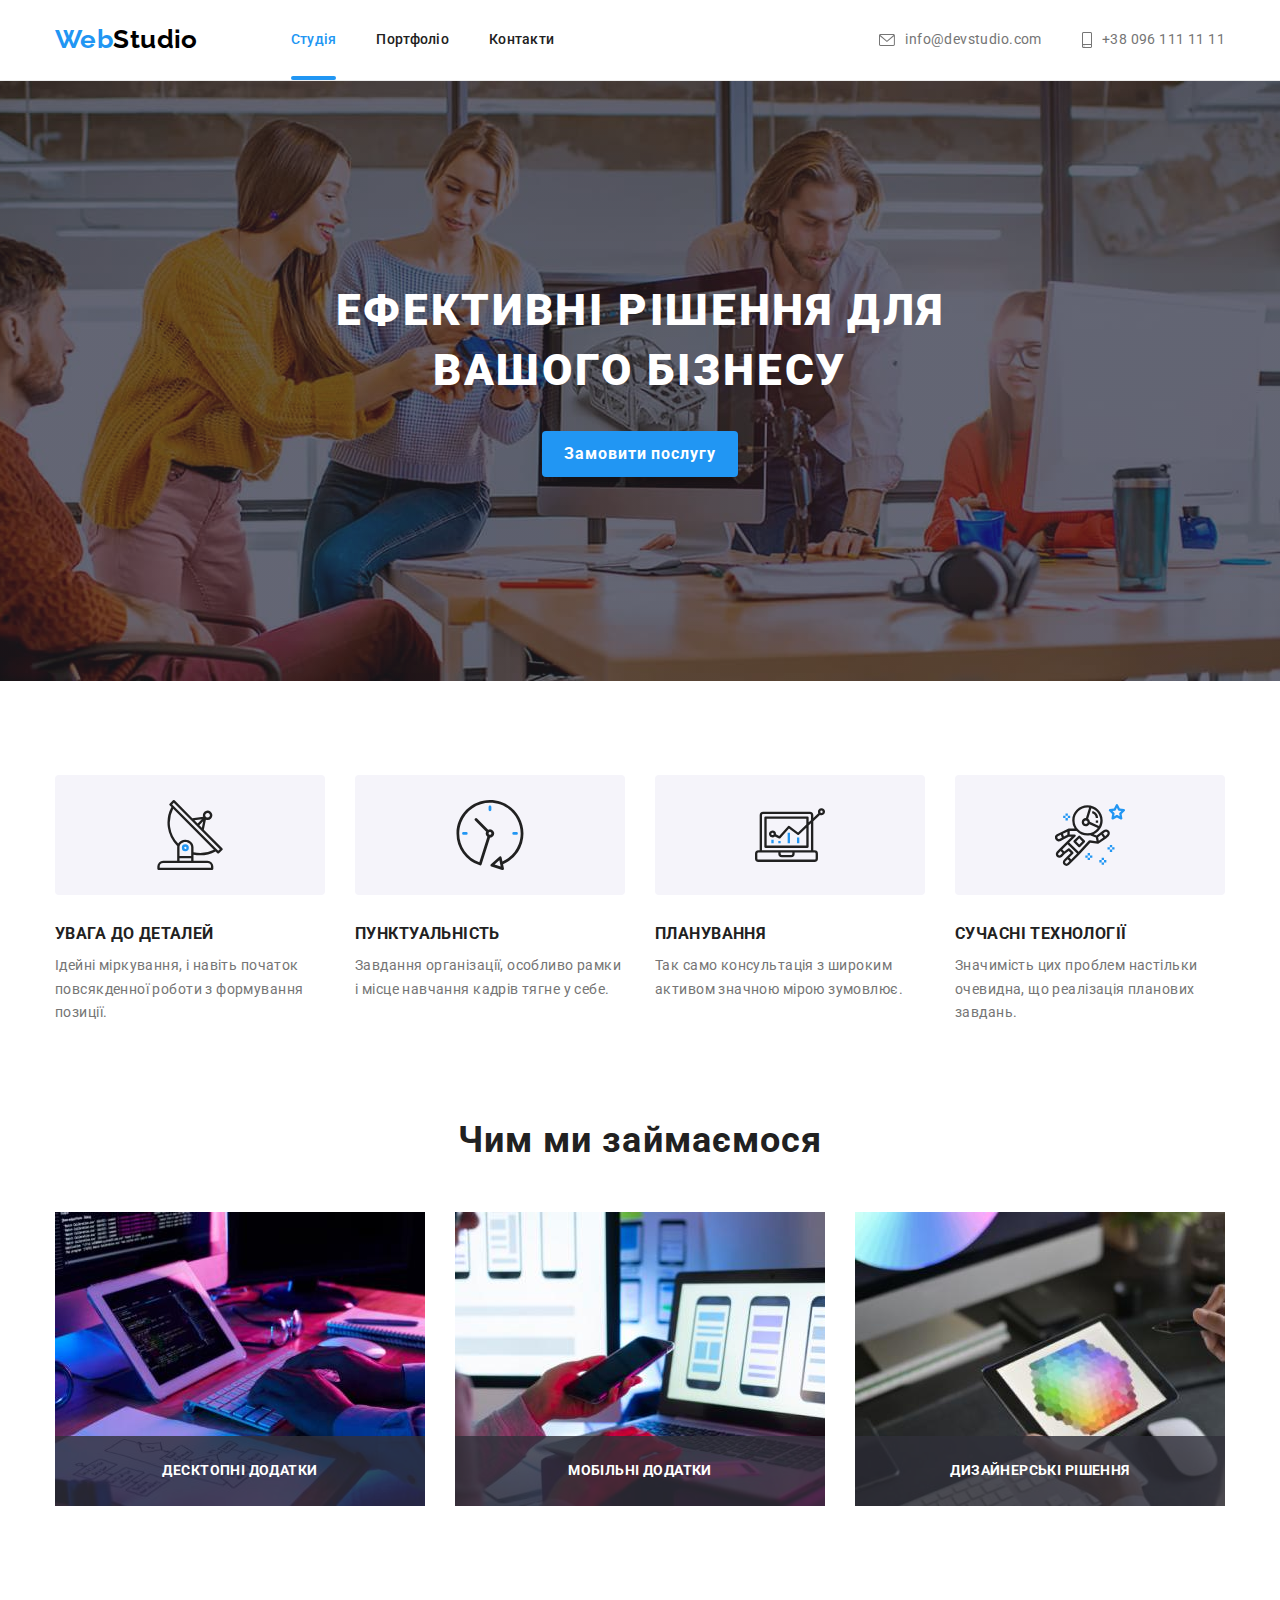
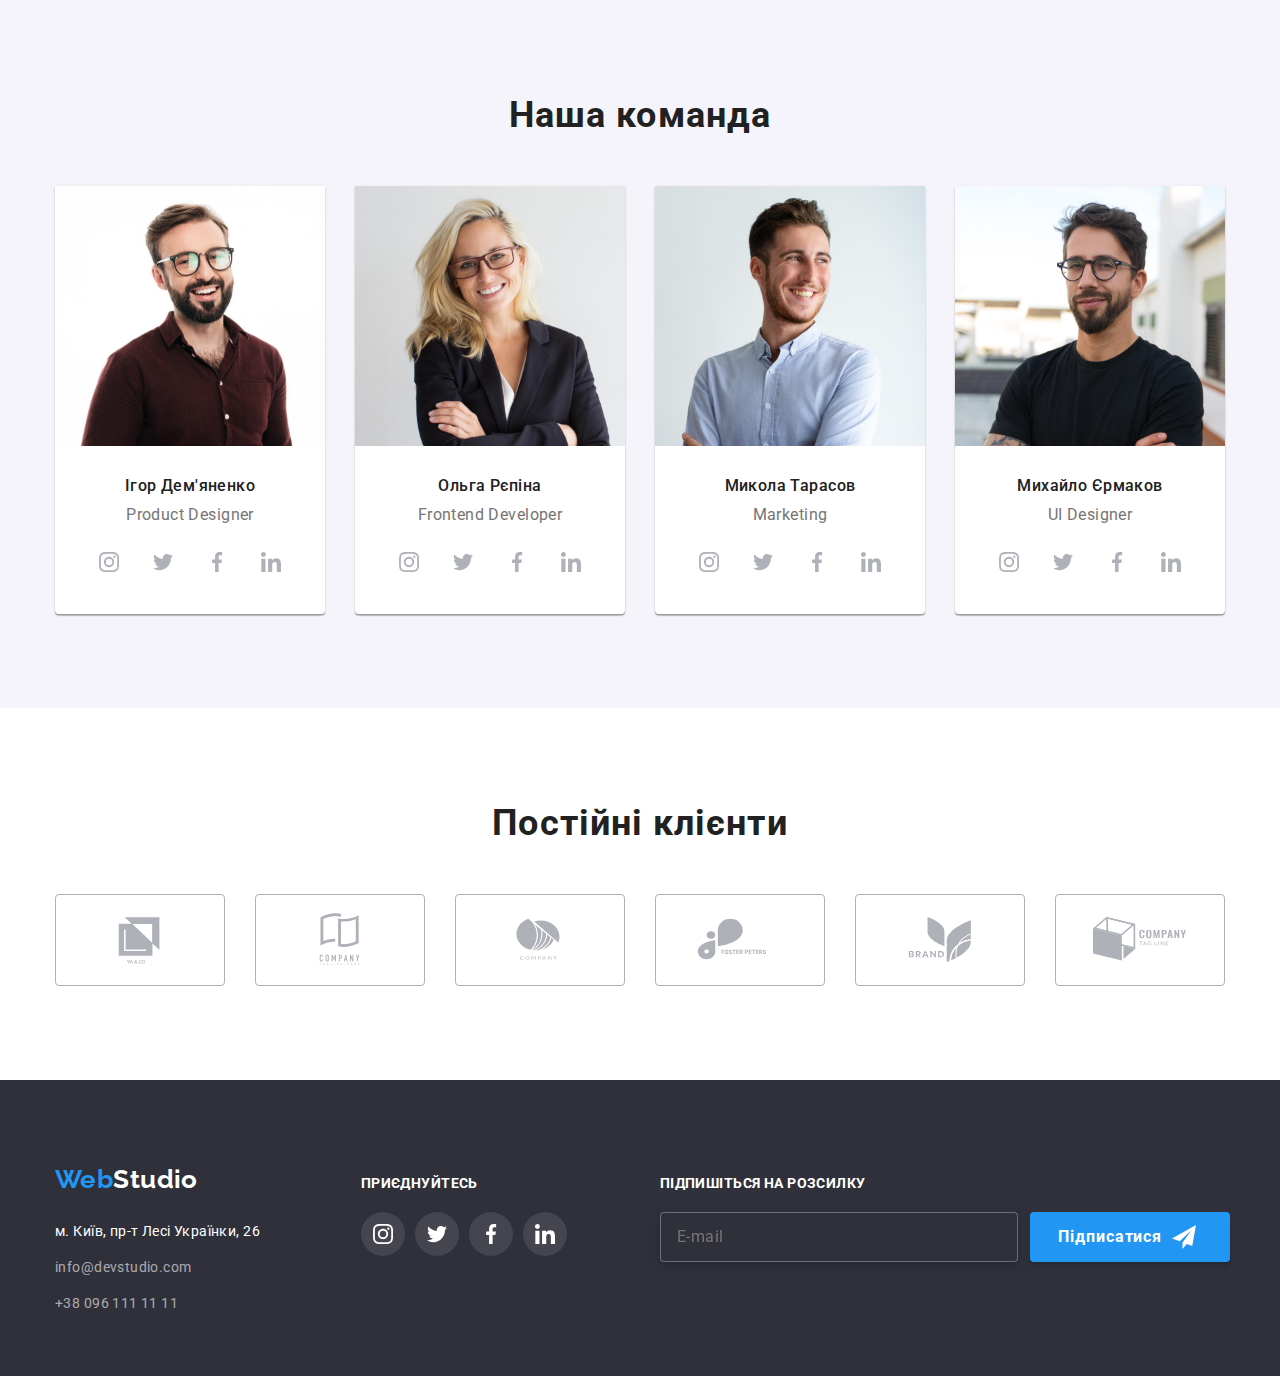
<file: index.html>
<!DOCTYPE html>
<html lang="uk">
  <head>
    <meta charset="UTF-8" />
    <meta http-equiv="X-UA-Compatible" content="IE=edge" />
    <meta name="viewport" content="width=device-width, initial-scale=1.0" />
    <title>WebStudio - Main Page</title>
    <link rel="preconnect" href="https://fonts.googleapis.com" />
    <link rel="preconnect" href="https://fonts.gstatic.com" crossorigin />
    <link
      href="https://fonts.googleapis.com/css2?family=Raleway:wght@700&family=Roboto:wght@400;500;700;900&display=swap"
      rel="stylesheet"
    />
    <link
      rel="stylesheet"
      href="https://cdnjs.cloudflare.com/ajax/libs/modern-normalize/1.1.0/modern-normalize.min.css"
    />
    <!-- <link rel="stylesheet" href="./css/styles.css" /> -->
    <link rel="stylesheet" href="css/main.min.css" />
  </head>
  <body>
    <header class="header">
      <div class="container main-menu">
        <nav class="navigation">
          <a href="./index.html" class="main-logo link"
            ><span class="main-logo--blue">Web</span
            ><span class="main-logo--black">Studio</span></a
          >
          <ul class="navigation__list list">
            <li class="navigation__item">
              <a
                href="./index.html"
                class="navigation__link navigation__link--current link"
                >Студія</a
              >
            </li>
            <li class="navigation__item">
              <a class="navigation__link link" href="./portfolio.html"
                >Портфоліо</a
              >
            </li>
            <li class="navigation__item">
              <a href="#" class="navigation__link link">Контакти</a>
            </li>
          </ul>
        </nav>
        <ul class="contact-us list">
          <li class="contact-us__item">
            <a href="mailto:info@devstudio.com" class="link contact-us__link"
              ><svg width="16" height="12" class="contact-us__icon">
                <use href="./images/sprite.svg#icon-envelope"></use>
              </svg>
              info@devstudio.com</a
            >
          </li>
          <li class="contact-us__item">
            <a href="tel:+380961111111" class="link contact-us__link">
              <svg width="10" height="16" class="contact-us__icon">
                <use href="./images/sprite.svg#icon-smartphone"></use>
              </svg>
              +38 096 111 11 11</a
            >
          </li>
        </ul>
      </div>
    </header>
    <main>
      <section class="hero">
        <div class="overlay">
          <div class="container">
            <h1 class="hero__title">Ефективні рішення для вашого бізнесу</h1>
            <button type="button" class="hero__button" data-modal-open="">
              Замовити послугу
            </button>
          </div>
        </div>
      </section>

      <section class="advantages section">
        <div class="container">
          <ul class="advantages__list list">
            <li class="advantages__item">
              <div class="advantages__thumb">
                <svg width="70" height="70" class="advantages__icon">
                  <use href="./images/sprite.svg#icon-antenna"></use>
                </svg>
              </div>
              <h3 class="advantages__title">УВАГА ДО ДЕТАЛЕЙ</h3>
              <p>
                Ідейні міркування, і навіть початок повсякденної роботи з
                формування позиції.
              </p>
            </li>
            <li class="advantages__item">
              <div class="advantages__thumb">
                <svg width="70" height="70" class="advantages__icon">
                  <use href="./images/sprite.svg#icon-clock"></use>
                </svg>
              </div>
              <h3 class="advantages__title">ПУНКТУАЛЬНІСТЬ</h3>
              <p>
                Завдання організації, особливо рамки і місце навчання кадрів
                тягне у себе.
              </p>
            </li>
            <li class="advantages__item">
              <div class="advantages__thumb">
                <svg width="70" height="70" class="advantages__icon">
                  <use href="./images/sprite.svg#icon-diagram"></use>
                </svg>
              </div>
              <h3 class="advantages__title">ПЛАНУВАННЯ</h3>
              <p>
                Так само консультація з широким активом значною мірою зумовлює.
              </p>
            </li>
            <li class="advantages__item">
              <div class="advantages__thumb">
                <svg width="70" height="70" class="advantages__icon">
                  <use href="./images/sprite.svg#icon-astronaut"></use>
                </svg>
              </div>
              <h3 class="advantages__title">СУЧАСНІ ТЕХНОЛОГІЇ</h3>
              <p>
                Значимість цих проблем настільки очевидна, що реалізація
                планових завдань.
              </p>
            </li>
          </ul>
        </div>
      </section>

      <section class="what-we-do section no-top-padding">
        <div class="container">
          <h2 class="section__title">Чим ми займаємося</h2>
          <ul class="what-we-do__list list">
            <li class="what-we-do__item">
              <img src="./images/img_1.jpg" alt="Комьютер" width="370" />
              <p class="what-we-do__description">Десктопні додатки</p>
            </li>
            <li class="what-we-do__item">
              <img src="./images/img_2.jpg" alt="Телефон" width="370" />
              <p class="what-we-do__description">Мобільні додатки</p>
            </li>
            <li class="what-we-do__item">
              <img src="./images/img_3.jpg" alt="Планшет" width="370" />
              <p class="what-we-do__description">Дизайнерські рішення</p>
            </li>
          </ul>
        </div>
      </section>

      <section class="our-team section">
        <div class="container">
          <h2 class="section__title">Наша команда</h2>
          <ul class="our-team__members list">
            <li class="our-team__item">
              <img
                src="./images/person1.jpg"
                alt="Член команди Ігор Дем'яненко"
                width="270"
              />
              <div class="our-team__info">
                <h3 class="our-team__name">Ігор Дем'яненко</h3>
                <p class="our-team__role">Product Designer</p>
                <ul class="social-media list">
                  <li class="social-media__item">
                    <a href="#" class="social-media__link">
                      <svg width="20" height="20" class="social-media__icon">
                        <use href="./images/sprite.svg#icon-instagram"></use>
                      </svg>
                    </a>
                  </li>
                  <li class="social-media__item">
                    <a href="#" class="social-media__link">
                      <svg width="20" height="20" class="social-media__icon">
                        <use href="./images/sprite.svg#icon-twitter"></use>
                      </svg>
                    </a>
                  </li>
                  <li class="social-media__item">
                    <a href="#" class="social-media__link">
                      <svg width="20" height="20" class="social-media__icon">
                        <use href="./images/sprite.svg#icon-facebook"></use>
                      </svg>
                    </a>
                  </li>
                  <li class="social-media__item">
                    <a href="#" class="social-media__link">
                      <svg width="20" height="20" class="social-media__icon">
                        <use href="./images/sprite.svg#icon-linkedin"></use>
                      </svg>
                    </a>
                  </li>
                </ul>
              </div>
            </li>
            <li class="our-team__item">
              <img
                src="./images/person2.jpg"
                alt="Член команди Ольга Рєпіна"
                width="270"
              />
              <div class="our-team__info">
                <h3 class="our-team__name">Ольга Рєпіна</h3>
                <p class="our-team__role">Frontend Developer</p>
                <ul class="social-media list">
                  <li class="social-media__item">
                    <a href="#" class="social-media__link">
                      <svg width="20" height="20" class="social-media__icon">
                        <use href="./images/sprite.svg#icon-instagram"></use>
                      </svg>
                    </a>
                  </li>
                  <li class="social-media__item">
                    <a href="#" class="social-media__link">
                      <svg width="20" height="20" class="social-media__icon">
                        <use href="./images/sprite.svg#icon-twitter"></use>
                      </svg>
                    </a>
                  </li>
                  <li class="social-media__item">
                    <a href="#" class="social-media__link">
                      <svg width="20" height="20" class="social-media__icon">
                        <use href="./images/sprite.svg#icon-facebook"></use>
                      </svg>
                    </a>
                  </li>
                  <li class="social-media__item">
                    <a href="#" class="social-media__link">
                      <svg width="20" height="20" class="social-media__icon">
                        <use href="./images/sprite.svg#icon-linkedin"></use>
                      </svg>
                    </a>
                  </li>
                </ul>
              </div>
            </li>
            <li class="our-team__item">
              <img
                src="./images/person3.jpg"
                alt="Член команди Микола Тарасов"
                width="270"
              />
              <div class="our-team__info">
                <h3 class="our-team__name">Микола Тарасов</h3>
                <p class="our-team__role">Marketing</p>
                <ul class="social-media list">
                  <li class="social-media__item">
                    <a href="#" class="social-media__link">
                      <svg width="20" height="20" class="social-media__icon">
                        <use href="./images/sprite.svg#icon-instagram"></use>
                      </svg>
                    </a>
                  </li>
                  <li class="social-media__item">
                    <a href="#" class="social-media__link">
                      <svg width="20" height="20" class="social-media__icon">
                        <use href="./images/sprite.svg#icon-twitter"></use>
                      </svg>
                    </a>
                  </li>
                  <li class="social-media__item">
                    <a href="#" class="social-media__link">
                      <svg width="20" height="20" class="social-media__icon">
                        <use href="./images/sprite.svg#icon-facebook"></use>
                      </svg>
                    </a>
                  </li>
                  <li class="social-media__item">
                    <a href="#" class="social-media__link">
                      <svg width="20" height="20" class="social-media__icon">
                        <use href="./images/sprite.svg#icon-linkedin"></use>
                      </svg>
                    </a>
                  </li>
                </ul>
              </div>
            </li>
            <li class="our-team__item">
              <img
                src="./images/person4.jpg"
                alt="Член команди Михайло Єрмаков"
                width="270"
              />
              <div class="our-team__info">
                <h3 class="our-team__name">Михайло Єрмаков</h3>
                <p class="our-team__role">UI Designer</p>
                <ul class="social-media list">
                  <li class="social-media__item">
                    <a href="#" class="social-media__link">
                      <svg width="20" height="20" class="social-media__icon">
                        <use href="./images/sprite.svg#icon-instagram"></use>
                      </svg>
                    </a>
                  </li>
                  <li class="social-media__item">
                    <a href="#" class="social-media__link">
                      <svg width="20" height="20" class="social-media__icon">
                        <use href="./images/sprite.svg#icon-twitter"></use>
                      </svg>
                    </a>
                  </li>
                  <li class="social-media__item">
                    <a href="#" class="social-media__link">
                      <svg width="20" height="20" class="social-media__icon">
                        <use href="./images/sprite.svg#icon-facebook"></use>
                      </svg>
                    </a>
                  </li>
                  <li class="social-media__item">
                    <a href="#" class="social-media__link">
                      <svg width="20" height="20" class="social-media__icon">
                        <use href="./images/sprite.svg#icon-linkedin"></use>
                      </svg>
                    </a>
                  </li>
                </ul>
              </div>
            </li>
          </ul>
        </div>
      </section>

      <section class="section clients">
        <div class="container">
          <h2 class="section__title">Постійні клієнти</h2>
          <ul class="list clients__list">
            <li class="clients__item">
              <a href="#" class="clients__link">
                <svg width="106" height="60">
                  <use href="./images/sprite.svg#icon-client1"></use>
                </svg>
              </a>
            </li>
            <li class="clients__item">
              <a href="#" class="clients__link">
                <svg width="106" height="60">
                  <use href="./images/sprite.svg#icon-client2"></use>
                </svg>
              </a>
            </li>
            <li class="clients__item">
              <a href="#" class="clients__link">
                <svg width="106" height="60">
                  <use href="./images/sprite.svg#icon-client3"></use>
                </svg>
              </a>
            </li>
            <li class="clients__item">
              <a href="#" class="clients__link">
                <svg width="106" height="60">
                  <use href="./images/sprite.svg#icon-client4"></use>
                </svg>
              </a>
            </li>
            <li class="clients__item">
              <a href="#" class="clients__link">
                <svg width="106" height="60">
                  <use href="./images/sprite.svg#icon-client5"></use>
                </svg>
              </a>
            </li>
            <li class="clients__item">
              <a href="#" class="clients__link">
                <svg width="106" height="60">
                  <use href="./images/sprite.svg#icon-client6"></use>
                </svg>
              </a>
            </li>
          </ul>
        </div>
      </section>
    </main>
    <footer class="footer">
      <div class="container footer__flex">
        <div class="footer__address-thumb">
          <a href="./index.html" class="main-logo main-logo__footer link"
            ><span class="main-logo--blue">Web</span
            ><span class="main-logo--white">Studio</span></a
          >
          <address class="address">
            <ul class="address__list list">
              <li class="address__item">
                <a
                  class="address__link address__link--white link"
                  href="https://goo.gl/maps/bYB9UnZRX9ZfqLbC6"
                  >м. Київ, пр-т Лесі Українки, 26</a
                >
              </li>
              <li class="address__item">
                <a
                  class="address__link address__link--opacity link"
                  href="mailto:info@devstudio.com"
                  >info@devstudio.com</a
                >
              </li>
              <li class="address__item">
                <a
                  class="address__link address__link--opacity link"
                  href="tel:+380961111111"
                  >+38 096 111 11 11</a
                >
              </li>
            </ul>
          </address>
        </div>
        <div class="social-networks">
          <p class="social-networks__text">Приєднуйтесь</p>
          <ul class="social-networks__list list">
            <li class="social-networks__item">
              <a href="#" class="social-networks__link">
                <svg width="20" height="20" class="social-networks__icon">
                  <use href="./images/sprite.svg#icon-instagram"></use>
                </svg>
              </a>
            </li>
            <li class="social-networks__item">
              <a href="#" class="social-networks__link">
                <svg width="20" height="20" class="social-networks__icon">
                  <use href="./images/sprite.svg#icon-twitter"></use>
                </svg>
              </a>
            </li>
            <li class="social-networks__item">
              <a href="#" class="social-networks__link">
                <svg width="20" height="20" class="social-networks__icon">
                  <use href="./images/sprite.svg#icon-facebook"></use>
                </svg>
              </a>
            </li>
            <li class="social-networks__item">
              <a href="#" class="social-networks__link">
                <svg width="20" height="20" class="social-networks__icon">
                  <use href="./images/sprite.svg#icon-linkedin"></use>
                </svg>
              </a>
            </li>
          </ul>
        </div>
        <div class="subscribe">
          <p class="subscribe__text">Підпишіться на розсилку</p>
          <form method="post" class="subscribe__form">
            <input
              type="email"
              class="subscribe__email-input"
              name="email"
              placeholder="E-mail"
            />
            <button type="submit" class="btn">
              <span class="btn__text"> Підписатися</span>
              <svg width="24" height="24" class="btn__icon">
                <use href="./images/sprite.svg#icon-send"></use>
              </svg>
            </button>
          </form>
        </div>
      </div>
    </footer>
    <!--MODAL-WINDOW-->
    <div class="backdrop is-hidden" data-modal="">
      <div class="modal">
        <button type="button" class="modal__close-button" data-modal-close="">
          <svg width="18" height="18" class="modal__close-icon">
            <use href="./images/sprite.svg#icon-close-black"></use>
          </svg>
        </button>
        <form class="lead-form">
          <p class="lead-form__title">Залиште свої дані, ми вам передзвонимо</p>
          <div class="lead-form__field">
            <label for="name" class="lead-form__label">Ім'я</label>
            <div class="wrapper">
              <input
                type="text"
                class="lead-form__input"
                name="name"
                id="name"
              />
              <svg width="18" height="18" class="lead-form__icon">
                <use href="./images/sprite.svg#icon-person-black"></use>
              </svg>
            </div>
          </div>
          <div class="lead-form__field">
            <label for="tel" class="lead-form__label">Телефон</label>
            <div class="wrapper">
              <input type="tel" class="lead-form__input" name="tel" id="tel" />
              <svg width="18" height="18" class="lead-form__icon">
                <use href="./images/sprite.svg#icon-phone-black"></use>
              </svg>
            </div>
          </div>
          <div class="lead-form__field">
            <label for="email" class="lead-form__label">Пошта</label>
            <div class="wrapper">
              <input
                type="email"
                class="lead-form__input"
                name="email"
                id="email"
              />
              <svg width="18" height="18" class="lead-form__icon">
                <use href="./images/sprite.svg#icon-email-black"></use>
              </svg>
            </div>
          </div>
          <div class="lead-form__field--comment">
            <label for="comment" class="lead-form__label">Коментар</label>
            <textarea
              class="lead-form__input--comment"
              name="comment"
              id="comment"
              placeholder="Введіть текст"
            ></textarea>
          </div>
          <label for="terms" class="lead-form__terms">
            <input
              type="checkbox"
              class="lead-form__checkbox"
              name="terms"
              id="terms"
            />
            <span class="custom-check">
              <svg width="16" height="15" class="custom-check__icon">
                <use href="./images/sprite.svg#icon-check"></use>
              </svg>
            </span>
            <span class="agreement">
              Погоджуюся з розсилкою та приймаю
              <a href="#" class="agreement__link">Умови договору</a>
            </span>
          </label>

          <div class="lead-form__submit">
            <button type="submit" class="lead-form__button">Відправити</button>
          </div>
        </form>
      </div>
    </div>
    <script src="./js/modal.js"></script>
  </body>
</html>
</file>
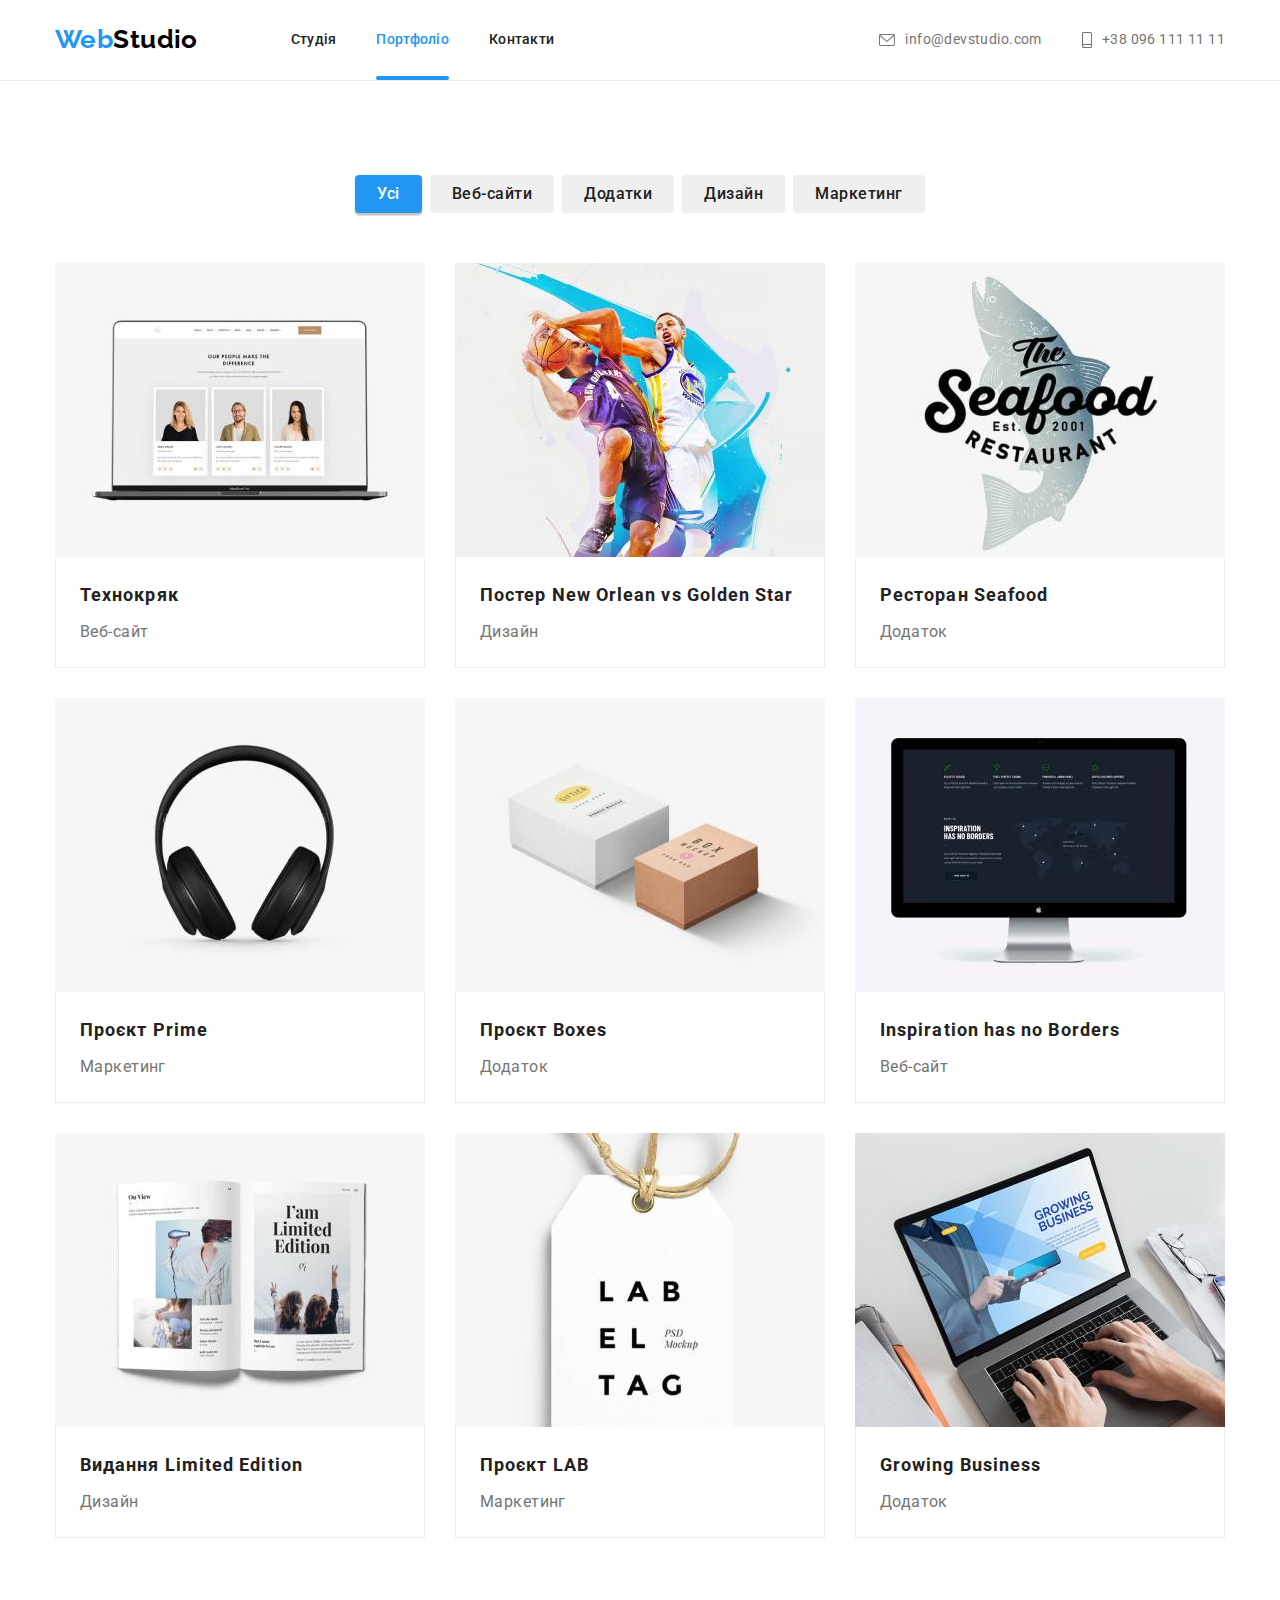
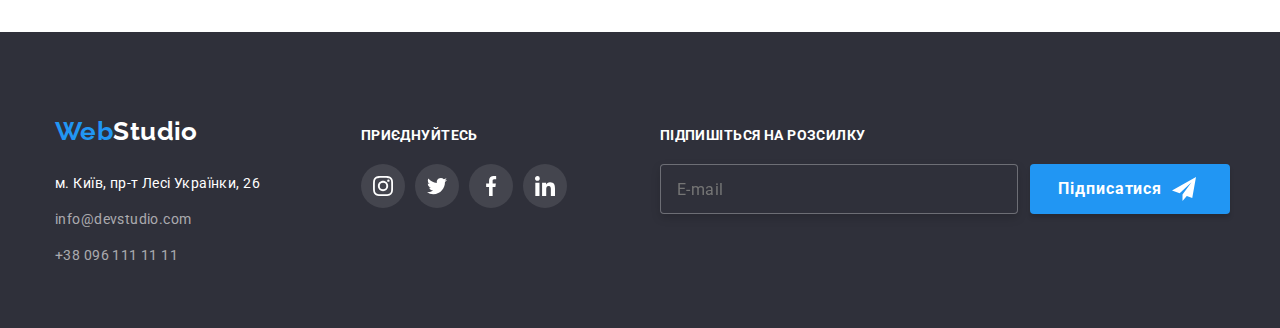
<file: portfolio.html>
<!DOCTYPE html>
<html lang="uk">
  <head>
    <meta charset="UTF-8" />
    <meta http-equiv="X-UA-Compatible" content="IE=edge" />
    <meta name="viewport" content="width=device-width, initial-scale=1.0" />
    <title>WebStudio - Portfolio</title>
    <link rel="preconnect" href="https://fonts.googleapis.com" />
    <link rel="preconnect" href="https://fonts.gstatic.com" crossorigin />
    <link
      href="https://fonts.googleapis.com/css2?family=Raleway:wght@700&family=Roboto:wght@400;500;700;900&display=swap"
      rel="stylesheet"
    />
    <link
      rel="stylesheet"
      href="https://cdnjs.cloudflare.com/ajax/libs/modern-normalize/1.1.0/modern-normalize.min.css"
    />
    <!-- <link rel="stylesheet" href="./css/styles.css" /> -->
    <link rel="stylesheet" href="./css/main.min.css" />
  </head>
  <body>
    <header class="header">
      <div class="container main-menu">
        <nav class="navigation">
          <a href="./index.html" class="main-logo link"
            ><span class="main-logo--blue">Web</span
            ><span class="main-logo--black">Studio</span></a
          >
          <ul class="navigation__list list">
            <li class="navigation__item">
              <a href="./index.html" class="navigation__link link">Студія</a>
            </li>
            <li class="navigation__item">
              <a
                class="navigation__link navigation__link--current link"
                href="./portfolio.html"
                >Портфоліо</a
              >
            </li>
            <li class="navigation__item">
              <a href="#" class="navigation__link link">Контакти</a>
            </li>
          </ul>
        </nav>
        <ul class="contact-us list">
          <li class="contact-us__item">
            <a href="mailto:info@devstudio.com" class="link contact-us__link"
              ><svg width="16" height="12" class="contact-us__icon">
                <use href="./images/sprite.svg#icon-envelope"></use>
              </svg>
              info@devstudio.com</a
            >
          </li>
          <li class="contact-us__item">
            <a href="tel:+380961111111" class="link contact-us__link">
              <svg width="10" height="16" class="contact-us__icon">
                <use href="./images/sprite.svg#icon-smartphone"></use>
              </svg>
              +38 096 111 11 11</a
            >
          </li>
        </ul>
      </div>
    </header>
    <main>
      <!-- main page-->
      <section class="our-works section">
        <div class="container">
          <h1 class="our-works__title hidden">Портфоліо</h1>
          <ul class="filters list">
            <li class="filters__item">
              <button
                class="filters__filter filters__filter--accent"
                type="button"
              >
                Усі
              </button>
            </li>
            <li class="filters__item">
              <button class="filters__filter" type="button">Веб-сайти</button>
            </li>
            <li class="filters__item">
              <button class="filters__filter" type="button">Додатки</button>
            </li>
            <li class="filters__item">
              <button class="filters__filter" type="button">Дизайн</button>
            </li>
            <li class="filters__item">
              <button class="filters__filter" type="button">Маркетинг</button>
            </li>
          </ul>

          <ul class="portfolio list">
            <li class="portfolio__item">
              <a href="#" class="portfolio__link link">
                <div class="portfolio__thumb">
                  <img
                    src="./images/portfolio_pic_1.jpg"
                    alt="Приклад роботи 1"
                    width="370"
                  />
                  <div class="portfolio__overlay">
                    <p class="portfolio__description">
                      Ресурс пропонує комплексні пропозиції з різним рівнем
                      функціоналу та сервісів. Все це дозволить відвідувачу
                      отримати вичерпні відомості про компанію чи приватну
                      особу.
                    </p>
                  </div>
                </div>
                <div class="portfolio__client-desc">
                  <h2 class="portfolio__company">Технокряк</h2>
                  <p class="portfolio__field">Веб-сайт</p>
                </div>
              </a>
            </li>
            <li class="portfolio__item">
              <a href="#" class="portfolio__link link">
                <div class="portfolio__thumb">
                  <img
                    src="./images/portfolio_pic_2.jpg"
                    alt="Приклад роботи 2"
                    width="370"
                  />
                  <div class="portfolio__overlay">
                    <p class="portfolio__description">
                      Ресурс пропонує комплексні пропозиції з різним рівнем
                      функціоналу та сервісів. Все це дозволить відвідувачу
                      отримати вичерпні відомості про компанію чи приватну
                      особу.
                    </p>
                  </div>
                </div>
                <div class="portfolio__client-desc">
                  <h2 class="portfolio__company">Постер New Orlean vs Golden Star</h2>
                  <p class="portfolio__field">Дизайн</p>
                </div>
              </a>
            </li>
            <li class="portfolio__item">
              <a href="#" class="portfolio__link link">
                <div class="portfolio__thumb">
                  <img
                    src="./images/portfolio_pic_3.jpg"
                    alt="Приклад роботи 3"
                    width="370"
                  />
                  <div class="portfolio__overlay">
                    <p class="portfolio__description">
                      Ресурс пропонує комплексні пропозиції з різним рівнем
                      функціоналу та сервісів. Все це дозволить відвідувачу
                      отримати вичерпні відомості про компанію чи приватну
                      особу.
                    </p>
                  </div>
                </div>
                <div class="portfolio__client-desc">
                  <h2 class="portfolio__company">Ресторан Seafood</h2>
                  <p class="portfolio__field">Додаток</p>
                </div>
              </a>
            </li>
            <li class="portfolio__item">
              <a href="#" class="portfolio__link link">
                <div class="portfolio__thumb">
                  <img
                    src="./images/portfolio_pic_4.jpg"
                    alt="Приклад роботи 4"
                    width="370"
                  />
                  <div class="portfolio__overlay">
                    <p class="portfolio__description">
                      Ресурс пропонує комплексні пропозиції з різним рівнем
                      функціоналу та сервісів. Все це дозволить відвідувачу
                      отримати вичерпні відомості про компанію чи приватну
                      особу.
                    </p>
                  </div>
                </div>
                <div class="portfolio__client-desc">
                  <h2 class="portfolio__company">Проєкт Prime</h2>
                  <p class="portfolio__field">Маркетинг</p>
                </div>
              </a>
            </li>
            <li class="portfolio__item">
              <a href="#" class="portfolio__link link">
                <div class="portfolio__thumb">
                  <img
                    src="./images/portfolio_pic_5.jpg"
                    alt="Приклад роботи 5"
                    width="370"
                  />
                  <div class="portfolio__overlay">
                    <p class="portfolio__description">
                      Ресурс пропонує комплексні пропозиції з різним рівнем
                      функціоналу та сервісів. Все це дозволить відвідувачу
                      отримати вичерпні відомості про компанію чи приватну
                      особу.
                    </p>
                  </div>
                </div>
                <div class="portfolio__client-desc">
                  <h2 class="portfolio__company">Проєкт Boxes</h2>
                  <p class="portfolio__field">Додаток</p>
                </div>
              </a>
            </li>
            <li class="portfolio__item">
              <a href="#" class="portfolio__link link">
                <div class="portfolio__thumb">
                  <img
                    src="./images/portfolio_pic_6.jpg"
                    alt="Приклад роботи 6"
                    width="370"
                  />
                  <div class="portfolio__overlay">
                    <p class="portfolio__description">
                      Ресурс пропонує комплексні пропозиції з різним рівнем
                      функціоналу та сервісів. Все це дозволить відвідувачу
                      отримати вичерпні відомості про компанію чи приватну
                      особу.
                    </p>
                  </div>
                </div>
                <div class="portfolio__client-desc">
                  <h2 class="portfolio__company">Inspiration has no Borders</h2>
                  <p class="portfolio__field">Веб-сайт</p>
                </div>
              </a>
            </li>
            <li class="portfolio__item">
              <a href="#" class="portfolio__link link">
                <div class="portfolio__thumb">
                  <img
                    src="./images/portfolio_pic_7.jpg"
                    alt="Приклад роботи 7"
                    width="370"
                  />
                  <div class="portfolio__overlay">
                    <p class="portfolio__description">
                      Ресурс пропонує комплексні пропозиції з різним рівнем
                      функціоналу та сервісів. Все це дозволить відвідувачу
                      отримати вичерпні відомості про компанію чи приватну
                      особу.
                    </p>
                  </div>
                </div>
                <div class="portfolio__client-desc">
                  <h2 class="portfolio__company">Видання Limited Edition</h2>
                  <p class="portfolio__field">Дизайн</p>
                </div>
              </a>
            </li>
            <li class="portfolio__item">
              <a href="#" class="portfolio__link link">
                <div class="portfolio__thumb">
                  <img
                    src="./images/portfolio_pic_8.jpg"
                    alt="Приклад роботи 8"
                    width="370"
                  />
                  <div class="portfolio__overlay">
                    <p class="portfolio__description">
                      Ресурс пропонує комплексні пропозиції з різним рівнем
                      функціоналу та сервісів. Все це дозволить відвідувачу
                      отримати вичерпні відомості про компанію чи приватну
                      особу.
                    </p>
                  </div>
                </div>
                <div class="portfolio__client-desc">
                  <h2 class="portfolio__company">Проєкт LAB</h2>
                  <p class="portfolio__field">Маркетинг</p>
                </div>
              </a>
            </li>
            <li class="portfolio__item">
              <a href="#" class="portfolio__link link">
                <div class="portfolio__thumb">
                  <img
                    src="./images/portfolio_pic_9.jpg"
                    alt="Приклад роботи 9"
                    width="370"
                  />
                  <div class="portfolio__overlay">
                    <p class="portfolio__description">
                      Ресурс пропонує комплексні пропозиції з різним рівнем
                      функціоналу та сервісів. Все це дозволить відвідувачу
                      отримати вичерпні відомості про компанію чи приватну
                      особу.
                    </p>
                  </div>
                </div>
                <div class="portfolio__client-desc">
                  <h2 class="portfolio__company">Growing Business</h2>
                  <p class="portfolio__field">Додаток</p>
                </div>
              </a>
            </li>
          </ul>
        </div>
      </section>
    </main>
    <footer class="footer">
      <div class="container footer__flex">
        <div class="footer__address-thumb">
          <a href="./index.html" class="main-logo main-logo__footer link"
            ><span class="main-logo--blue">Web</span
            ><span class="main-logo--white">Studio</span></a
          >
          <address class="address">
            <ul class="address__list list">
              <li class="address__item">
                <a
                  class="address__link address__link--white link"
                  href="https://goo.gl/maps/bYB9UnZRX9ZfqLbC6"
                  >м. Київ, пр-т Лесі Українки, 26</a
                >
              </li>
              <li class="address__item">
                <a
                  class="address__link address__link--opacity link"
                  href="mailto:info@devstudio.com"
                  >info@devstudio.com</a
                >
              </li>
              <li class="address__item">
                <a
                  class="address__link address__link--opacity link"
                  href="tel:+380961111111"
                  >+38 096 111 11 11</a
                >
              </li>
            </ul>
          </address>
        </div>
        <div class="social-networks">
          <p class="social-networks__text">Приєднуйтесь</p>
          <ul class="social-networks__list list">
            <li class="social-networks__item">
              <a href="#" class="social-networks__link">
                <svg width="20" height="20" class="social-networks__icon">
                  <use href="./images/sprite.svg#icon-instagram"></use>
                </svg>
              </a>
            </li>
            <li class="social-networks__item">
              <a href="#" class="social-networks__link">
                <svg width="20" height="20" class="social-networks__icon">
                  <use href="./images/sprite.svg#icon-twitter"></use>
                </svg>
              </a>
            </li>
            <li class="social-networks__item">
              <a href="#" class="social-networks__link">
                <svg width="20" height="20" class="social-networks__icon">
                  <use href="./images/sprite.svg#icon-facebook"></use>
                </svg>
              </a>
            </li>
            <li class="social-networks__item">
              <a href="#" class="social-networks__link">
                <svg width="20" height="20" class="social-networks__icon">
                  <use href="./images/sprite.svg#icon-linkedin"></use>
                </svg>
              </a>
            </li>
          </ul>
        </div>
        <div class="subscribe">
          <p class="subscribe__text">Підпишіться на розсилку</p>
          <form method="post" class="subscribe__form">
            <input
              type="email"
              class="subscribe__email-input"
              name="email"
              placeholder="E-mail"
            />
            <button type="submit" class="btn">
              <span class="btn__text"> Підписатися</span>
              <svg width="24" height="24" class="btn__icon">
                <use href="./images/sprite.svg#icon-send"></use>
              </svg>
            </button>
          </form>
        </div>
      </div>
    </footer>
  </body>
</html>
</file>
<file: css/main.min.css>
h1,h2,h3,h4,h5,h6,p{margin-top:0;margin-bottom:0}ul,ol{margin:0;padding-left:0}.link{text-decoration:none}.list{list-style:none}button{cursor:pointer;font-family:inherit}img{display:block;max-width:100%;height:auto}body{color:var(--text-primary-grey);font-family:"Roboto",sans-serif;font-size:14px;line-height:1.71;letter-spacing:.03em}.hidden{visibility:hidden;display:none}:root{--bg-main-black: #2f303a;--bg-main-white: #f5f5f5;--bg-secondary-white: #f5f4fa;--bg-header-white: #ffffff;--header-bottom-border: #ececec;--works-border: #eeeeee;--bg-hero-overlay: #c4c4c4;--social-icon-fill: #afb1b8;--overlay-bg-black: rgba(47, 48, 58, 0.8);--overlay-blue: rgba(33, 150, 243, 0.9);--backdrop-bg: rgba(0, 0, 0, 0.2);--modal-form-border: rgba(33, 33, 33, 0.2);--text-primary-black: #212121;--logo-black: #000000;--primary-blue: #2196f3;--text-full-white: #ffffff;--text-primary-grey: #757575;--filters-grey: #f5f4fa;--opacity-white: rgba(255, 255, 255, 0.6);--cubic_animation: cubic-bezier(0.4, 0, 0.2, 1)}.lead-form__terms,.lead-form__button,.lead-form,.modal__close-button,.social-networks__link,.social-networks__list,.clients__link,.clients__list,.social-media__link,.social-media,.what-we-do__description,.advantages__thumb{display:flex;justify-content:center;align-items:center}.container{width:1200px;padding-left:15px;padding-right:15px;margin-left:auto;margin-right:auto}.section{padding-top:94px;padding-bottom:94px}.section.no-padding{padding-top:0;padding-bottom:0}.section.no-top-padding{padding-top:0}.section__title{margin-bottom:50px;color:var(--text-primary-black);font-size:36px;font-weight:700;line-height:1.17;letter-spacing:.03em;text-align:center}.filters__filter{padding:6px 22px;border:none;border-radius:4px;color:var(--text-primary-black);font-size:16px;font-weight:500;line-height:1.62;letter-spacing:.03em;transition:color 250ms var(--cubic_animation),background-color 250ms var(--cubic_animation),box-shadow 250ms var(--cubic_animation)}.filters__filter:hover,.filters__filter:focus{color:var(--text-full-white);background-color:var(--primary-blue);box-shadow:0px 3px 1px rgba(0,0,0,.1),0px 1px 2px rgba(0,0,0,.08),0px 2px 2px rgba(0,0,0,.12)}.filters__filter--accent{color:var(--text-full-white);background-color:var(--primary-blue);box-shadow:0px 3px 1px rgba(0,0,0,.1),0px 1px 2px rgba(0,0,0,.08),0px 2px 2px rgba(0,0,0,.12)}.filters{display:flex;margin-bottom:50px;justify-content:center}.filters__item:not(:last-child){margin-right:8px}.header{border-bottom:1px solid var(--header-bottom-border)}.main-menu,.navigation__list,.contact-us,.navigation{display:flex;align-items:center}.main-logo{display:block;margin-right:93px;padding-top:24px;padding-bottom:25px;font-family:"Raleway",sans-serif;font-style:normal;font-weight:700;font-size:26px;line-height:1.19}.main-logo--blue{color:var(--primary-blue)}.main-logo--black{color:var(--logo-black)}.navigation__link{display:block;padding-top:32px;padding-bottom:32px;color:var(--text-primary-black);font-weight:500;line-height:1.14;letter-spacing:.02em;transition:color 250ms var(--cubic_animation)}.navigation__link:hover,.navigation__link:focus{color:var(--primary-blue)}.navigation__link--current{color:var(--primary-blue)}.navigation__link--current::after{content:"";width:100%;height:4px;position:absolute;left:0;bottom:0;background:var(--primary-blue);border-radius:2px}.navigation__item{position:relative;display:flex}.navigation__item:not(:last-child){margin-right:40px}.contact-us{margin-left:auto}.contact-us__icon{fill:currentColor}.contact-us__item:not(:last-child){margin-right:40px}.contact-us__link{width:100%;height:100%;color:var(--text-primary-grey);display:flex;align-items:center;gap:10px;transition:color 250ms var(--cubic_animation)}.contact-us__link:hover,.contact-us__link:focus{color:var(--primary-blue)}.hero{max-width:1600px;height:600px;margin-left:auto;margin-right:auto;padding-top:200px;padding-bottom:200px;text-align:center;background-color:var(--bg-hero-overlay);background-image:linear-gradient(to right, rgba(47, 48, 58, 0.4), rgba(47, 48, 58, 0.4)),url(../images/hero-image.jpg);background-repeat:no-repeat;background-size:cover;background-position:center}.hero__title{width:696px;margin:0 auto 30px;color:var(--text-full-white);font-weight:900;font-size:44px;line-height:1.36;text-align:center;letter-spacing:.06em;text-transform:uppercase}.hero__button{padding:8px 22px;box-shadow:0px 4px 4px rgba(0,0,0,.15);border-radius:4px;border:none;color:var(--text-full-white);background-color:var(--primary-blue);font-weight:700;font-size:16px;line-height:1.88;letter-spacing:.06em}.advantages__title{margin-bottom:10px;color:var(--text-primary-black);font-weight:700;line-height:1.14;text-transform:uppercase}.advantages__thumb{width:270px;height:120px;margin-bottom:30px;border-radius:4px;background-color:var(--bg-secondary-white)}.advantages__item:not(:last-child){margin-right:30px}.advantages__list{display:flex}.what-we-do__list{display:flex}.what-we-do__item{position:relative}.what-we-do__item:not(:last-child){margin-right:30px}.what-we-do__description{position:absolute;bottom:0;width:100%;height:70px;text-align:center;color:var(--text-full-white);background-color:var(--overlay-bg-black);font-weight:700;line-height:1.14;text-transform:uppercase}.our-team{background-color:var(--bg-secondary-white)}.our-team__members{display:flex}.our-team__info{padding-top:30px;padding-bottom:30px}.our-team__role{margin-bottom:16px;text-align:center;font-size:16px;line-height:1.19}.our-team__name{margin-bottom:10px;text-align:center;color:var(--text-primary-black);font-weight:500;font-size:16px;line-height:1.19}.our-team__item{box-shadow:0px 1px 3px rgba(0,0,0,.12),0px 1px 1px rgba(0,0,0,.14),0px 2px 1px rgba(0,0,0,.2);border-radius:0px 0px 4px 4px;background-color:var(--bg-header-white)}.our-team__item:not(:last-child){margin-right:30px}.social-media__item{width:44px;height:44px}.social-media__item:not(:last-child){margin-right:10px}.social-media__link{width:100%;height:100%;border-radius:50%;background-color:var(--bg-header-white);fill:var(--social-icon-fill);transition:background-color 250ms var(--cubic_animation),fill 250ms var(--cubic_animation)}.social-media__link:hover,.social-media__link:focus{background-color:var(--primary-blue);fill:var(--bg-header-white)}.clients__item{width:170px;height:92px}.clients__item:not(:last-child){margin-right:30px}.clients__link{width:100%;height:100%;border:1px solid var(--social-icon-fill);border-radius:4px;fill:var(--social-icon-fill);transition:fill 250ms var(--cubic_animation),border-color 250ms var(--cubic_animation)}.clients__link:hover,.clients__link:focus{fill:var(--primary-blue);border-color:var(--primary-blue)}.main-logo.__footer{margin-bottom:20px;margin-right:0;padding:0}.main-logo--white{color:var(--text-full-white)}.footer{padding-top:60px;padding-bottom:60px;background-color:var(--bg-main-black)}.footer__flex{display:flex;align-items:baseline}.footer__address-thumb{margin-right:70px}.address__link{transition:color 250ms var(--cubic_animation)}.address__link:hover,.address__link:focus{color:var(--primary-blue)}.address__link--opacity{color:var(--opacity-white)}.address__link--white{color:var(--text-full-white)}.address{font-style:normal}.address__item:not(:last-child){margin-bottom:12px}.social-networks{padding-top:12px;margin-right:93px}.social-networks__text{margin-bottom:20px;font-weight:700;line-height:1.14;text-transform:uppercase;color:var(--text-full-white)}.social-networks__item{width:44px;height:44px}.social-networks__item:not(:last-child){margin-right:10px}.social-networks__link{width:100%;height:100%;border-radius:50%;background-color:rgba(255,255,255,.1);fill:var(--bg-header-white);transition:background-color 250ms var(--cubic_animation)}.social-networks__link:hover,.social-networks__link:focus{background-color:var(--primary-blue)}.subscribe__form{display:flex;align-items:center}.subscribe__text{margin-bottom:20px;line-height:1.14;font-weight:700;text-transform:uppercase;color:var(--text-full-white)}.subscribe__email-input{padding:15px 16px;margin-right:12px;width:358px;height:50px;border:1px solid rgba(255,255,255,.3);filter:drop-shadow(0px 4px 4px rgba(0, 0, 0, 0.15));border-radius:4px;background-color:var(--bg-main-black);color:var(--opacity-white);font-size:16px;font-weight:400;line-height:1.25;letter-spacing:.03em;outline:none;transition:border-color 250ms var(--cubic_animation)}.subscribe__email-input:hover,.subscribe__email-input:focus{border-color:var(--primary-blue)}.btn{display:flex;align-items:center;padding:10px 28px;width:200px;height:50px;box-shadow:0px 4px 4px rgba(0,0,0,.15);border-radius:4px;border:none;background:var(--primary-blue)}.btn__text{display:flex;align-items:center;text-align:center;margin-right:10px;font-weight:700;font-size:16px;line-height:1.88;letter-spacing:.06em;color:#fff}.portfolio{display:flex;flex-wrap:wrap}.portfolio__item{width:calc((100% - 60px)/3);margin-right:30px;margin-bottom:30px}.portfolio__item:nth-child(3n){margin-right:0}.portfolio__item:nth-last-child(-n+3){margin-bottom:0}.portfolio__thumb{position:relative;overflow:hidden}.portfolio__client-desc{padding:20px 24px;border-bottom:1px solid var(--works-border);border-left:1px solid var(--works-border);border-right:1px solid var(--works-border)}.portfolio__field{font-size:16px;line-height:1.88;color:var(--text-primary-grey)}.portfolio__company{margin-bottom:4px;color:var(--text-primary-black);font-weight:700;font-size:18px;line-height:2;letter-spacing:.06em}.portfolio__overlay{content:"";position:absolute;width:100%;height:100%;top:0;left:0;padding:63px 24px;background:var(--overlay-blue);transform:translateY(100%);transition:transform 250ms var(--cubic_animation)}.portfolio__description{font-size:18px;line-height:1.56;color:var(--text-full-white)}.portfolio__link{display:block;transition:box-shadow 250ms var(--cubic_animation)}.portfolio__link:hover .portfolio__overlay,.portfolio__link:focus .portfolio__overlay{transform:translateY(0)}.portfolio__link:hover,.portfolio__link:focus{box-shadow:0px 1px 1px rgba(0,0,0,.12),0px 4px 4px rgba(0,0,0,.06),1px 4px 6px rgba(0,0,0,.16)}.backdrop{position:fixed;top:0;left:0;width:100%;height:100%;opacity:1;background:var(--backdrop-bg);transition:opacity 250ms var(--cubic_animation)}.backdrop.is-hidden{opacity:0;pointer-events:none}.backdrop.is-hidden .modal{transform:translate(-50%, -50%) scale(0.9)}.modal{position:absolute;top:50%;left:50%;transform:translate(-50%, -50%) scale(1);height:581px;width:528px;padding:40px;background:var(--bg-header-white);transition:transform 250ms var(--cubic_animation)}.modal__close-icon{fill:#000}.modal__close-button{position:absolute;right:8px;top:8px;background:var(--main-background-color);border:1px solid rgba(0,0,0,.1);width:30px;height:30px;border-radius:50%}.modal__close-button:hover .modal__close-icon,.modal__close-button:focus .modal__close-icon{fill:var(--primary-blue)}.lead-form{flex-direction:column}.lead-form__title{margin-bottom:12px;font-weight:700;font-size:20px;line-height:1.15;color:var(--text-primary-black)}.lead-form__icon{position:absolute;top:50%;left:12px;transform:translateY(-50%);transition:fill 250ms var(--cubic_animation)}.lead-form__label{display:block;margin-bottom:4px;font-size:12px;line-height:1.167;letter-spacing:.01em}.lead-form__button{text-align:center;width:200px;height:50px;font-weight:700;font-size:16px;line-height:1.88;letter-spacing:.06em;background:#188ce8;color:var(--text-full-white);box-shadow:0px 4px 4px rgba(0,0,0,.15);border-radius:4px;border:none}.lead-form__checkbox{-webkit-appearance:none;-moz-appearance:none;appearance:none;position:absolute}.lead-form__terms{margin-bottom:30px}.lead-form__input{width:448px;height:40px;padding-top:12px;padding-bottom:12px;padding-left:42px;border:1px solid var(--modal-form-border);border-radius:4px;cursor:pointer;outline:none;transition:border-color 250ms var(--cubic_animation)}.lead-form__input:hover~.lead-form__icon,.lead-form__input:focus~.lead-form__icon{fill:var(--primary-blue)}.lead-form__input:hover,.lead-form__input:focus{border-color:var(--primary-blue)}.wrapper{position:relative}.lead-form__input--comment{display:block;width:448px;height:120px;padding:12px 16px;border:1px solid var(--modal-form-border);border-radius:4px;cursor:pointer;resize:none;transition:border-color 250ms var(--cubic_animation)}.lead-form__input--comment::-moz-placeholder{font-size:12px;line-height:1.17;letter-spacing:.01em;color:rgba(117,117,117,.5)}.lead-form__input--comment:-ms-input-placeholder{font-size:12px;line-height:1.17;letter-spacing:.01em;color:rgba(117,117,117,.5)}.lead-form__input--comment::placeholder{font-size:12px;line-height:1.17;letter-spacing:.01em;color:rgba(117,117,117,.5)}.lead-form__input--comment:hover,.lead-form__input--comment:focus{border-color:var(--primary-blue)}.lead-form__field{display:flex;flex-direction:column;margin-bottom:10px}.lead-form__field--comment{margin-bottom:20px}.custom-check{display:flex;align-items:center;width:16px;height:15px;border:2px solid #000;border-radius:2px;margin-right:8px;transition:background-color 250ms var(--cubic_animation),border-color 250ms var(--cubic_animation),fill 250ms var(--cubic_animation)}.custom-check__icon{fill:var(--text-full-white)}.lead-form__checkbox:checked+.custom-check{background-color:var(--primary-blue);background-origin:border-box;border-color:var(--primary-blue);background-size:contain;fill:var(--text-full-white)}.agreement__link{color:var(--primary-blue)}/*# sourceMappingURL=main.min.css.map */
</file>
